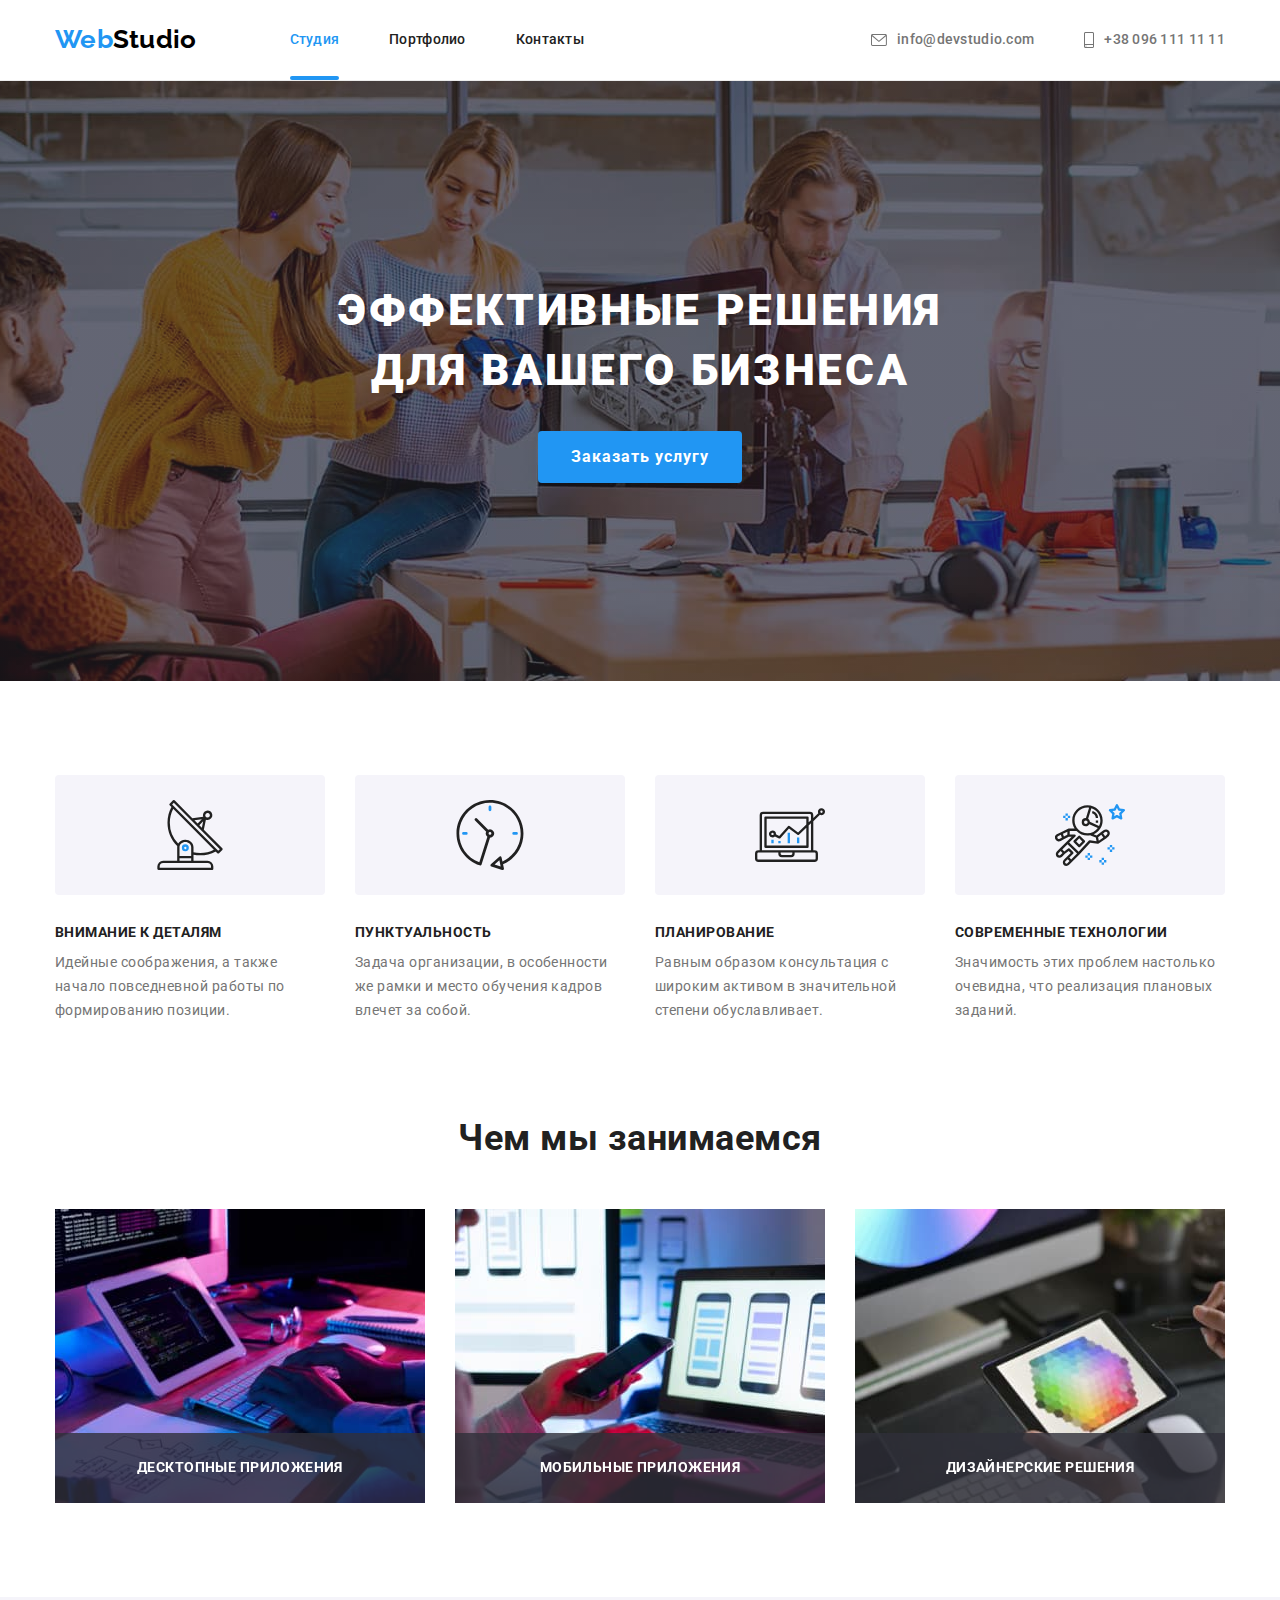
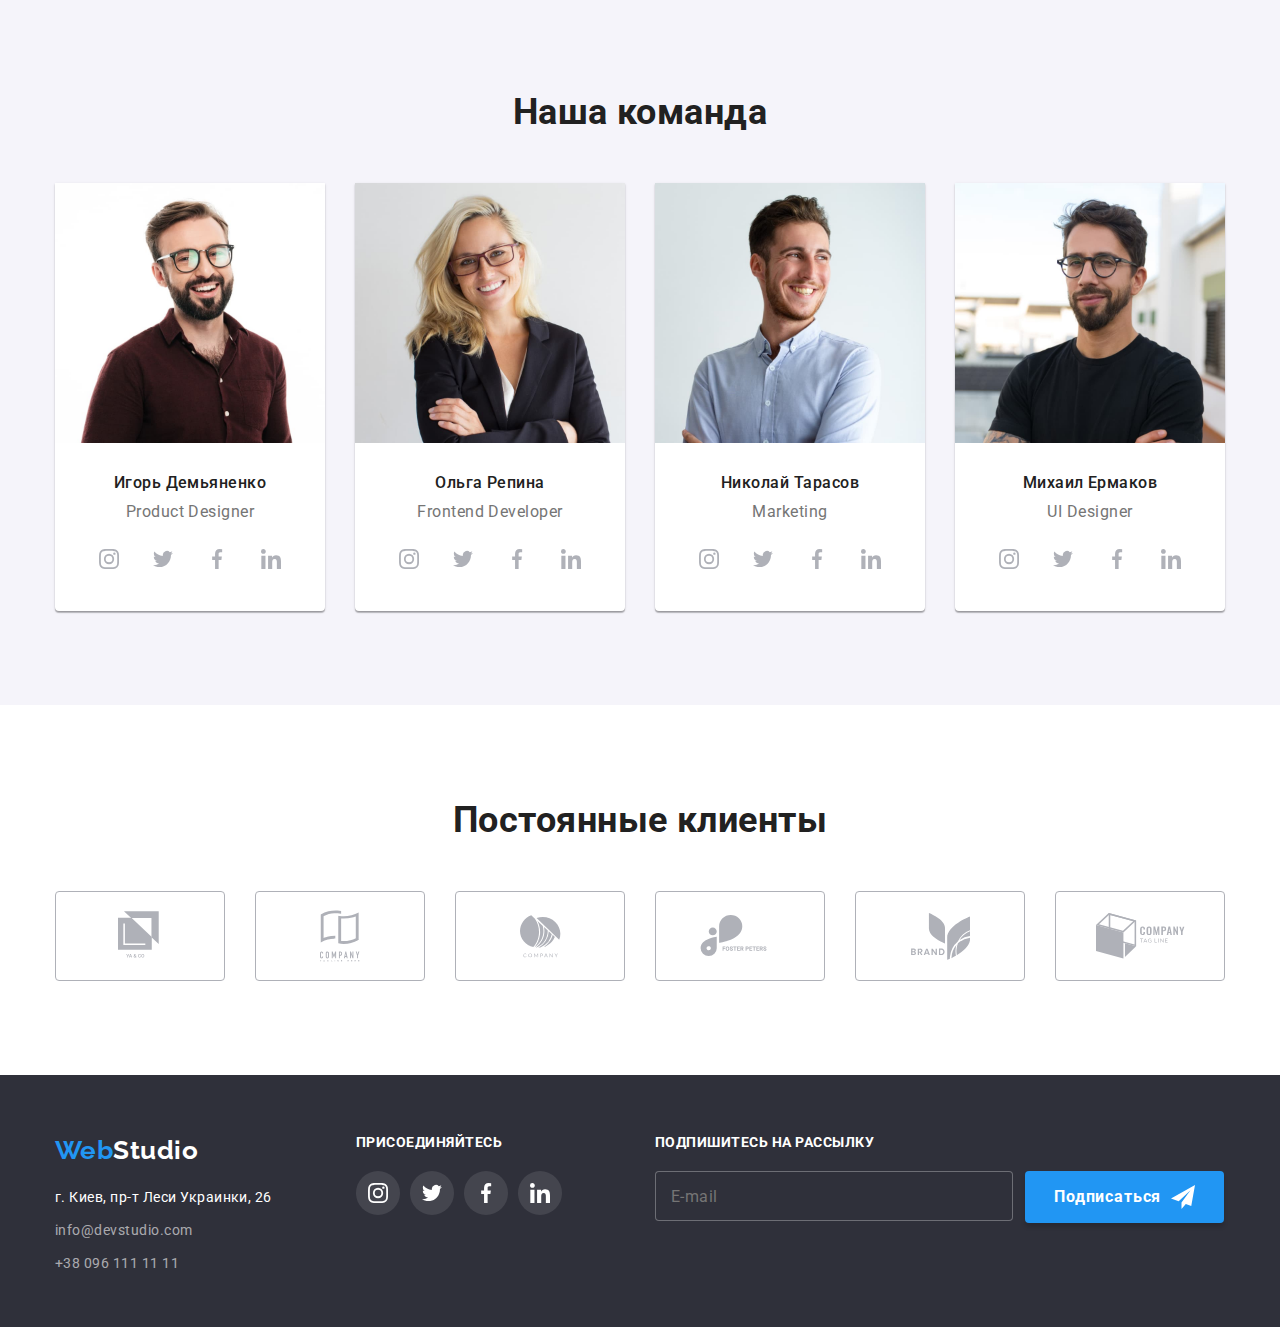
<file: index.html>
<!DOCTYPE html>
<html lang="ru">

<head>
    <meta charset="UTF-8">
    <meta name="viewport" content="width=device-width, initial-scale=1.0">
    <title>WebStudio</title>
    <link
        href="https://fonts.googleapis.com/css2?family=Raleway:wght@700&family=Roboto:wght@400;500;700;900&display=swap"
        rel="stylesheet">
    <link rel="stylesheet"
        href="https://cdnjs.cloudflare.com/ajax/libs/modern-normalize/1.0.0/modern-normalize.min.css">
    <link rel="stylesheet" href="./css/style.css">
</head>

<body>
    <header class="header">
        <div class="container main-nav">
            <nav class="second-nav">
                <a href="./index.html" class="link logo"><span class="web">Web</span>Studio</a>

                <ul class="site-nav list">
                    <li class="item"><a href="./index.html" class="link current">Студия</a></li>
                    <li class="item"><a href="./portfolio.html" class="link">Портфолио</a></li>
                    <li class="item"><a href="#contacts" class="link">Контакты</a></li>
                </ul>
            </nav>

            <address class="address">
                <ul class="contacts-nav list">
                    <li class="item contacts-item"><a href="mailto:info@devstudio.com" lang="en"
                            class="link contacts-link">
                            <svg class="icon-contacts" width="16" height="12">
                                <use href="./images/icon/sprite.svg#icon-envelope"></use>
                            </svg><span>info@devstudio.com</span>
                        </a>
                    </li>

                    <li class="item contacts-item"><a href="tel:+380961111111" class="link contacts-link">
                            <svg class="icon-contacts" width="10" height="16">
                                <use href="./images/icon/sprite.svg#icon-smartphone"></use>
                            </svg><span>+38 096 111 11 11</span>
                        </a>
                    </li>
                </ul>
            </address>
        </div>
    </header>

    <main>
        <section class="hero overlay">
            <div class="container">
                <h1 class="hero-title">Эффективные решения для вашего бизнеса</h1>
                <button type="button" class="button" data-modal-open>Заказать услугу</button>
            </div>
            <div class="backdrop is-hidden" data-modal>
                <div class="modal">
                    <div class="modal-content">
                        <p class="modal-text">Оставьте свои данные, мы вам перезвоним</p>
                        <form class="form">
                            <div class="form-field user-name">
                                <label class="form-label" for="user-name">Имя</label>
                                <div class="input-icon">
                                    <input class="form-input" type="text" name="user-name" id="user-name">
                                    <svg class="form-icon icon-person" width="12" height="12">
                                        <use href="./images/icon/sprite.svg#icon-person"></use>
                                    </svg>
                                </div>
                            </div>

                            <div class="form-field tel">
                                <label class="form-label" for="tel">Телефон</label>
                                <div class="input-icon">
                                    <input class="form-input" type="tel" name="tel" id="tel">
                                    <svg class="form-icon icon-phone" width="13" height="13">
                                        <use href="./images/icon/sprite.svg#icon-phone"></use>
                                    </svg>
                                </div>
                            </div>

                            <div class="form-field email">
                                <label class="form-label" for="email">Почта</label>
                                <div class="input-icon">
                                    <input class="form-input" type="email" name="email" id="email">
                                    <svg class="form-icon icon-email" width="15" height="12">
                                        <use href="./images/icon/sprite.svg#icon-email"></use>
                                    </svg>
                                </div>
                            </div>

                            <div class="form-field comment">
                                <label class="form-label" for="comment">Комментарий</label>
                                <textarea class="form-input comment" name="comment" id="comment" cols="30" rows="10"
                                    placeholder="Введите текст"></textarea>
                            </div>

                            <div class="checkbox">

                                <label class="checkbox-label">
                                    <input class="checkbox-input" type="checkbox" name="policy">
                                    <span class="checkbox-icon"></span>Соглашаюсь с рассылкой и принимаю&nbsp;<a href=""
                                        class="checkbox-link">Условия
                                        договора</a>
                                </label>
                            </div>
                            <button class="button-send" type="submit">Отправить</button>
                        </form>
                    </div>
                    <button class="close" data-modal-close></button>
                </div>
            </div>
        </section>

        <section class="section features">
            <div class="container">
                <h2 hidden>Особенности</h2>
                <ul class="features-list list">
                    <li class="item">
                        <div class="icon-features">
                            <svg width="70" height="70">
                                <use href="./images/icon/sprite.svg#icon-antenna"></use>
                            </svg>
                        </div>
                        <h3 class="subtitle">Внимание к деталям</h3>
                        <p class="text">Идейные соображения, а также начало повседневной работы по формированию позиции.
                        </p>
                    </li>
                    <li class="item">
                        <div class="icon-features">
                            <svg width="70" height="70">
                                <use href="./images/icon/sprite.svg#icon-clock"></use>
                            </svg>
                        </div>
                        <h3 class="subtitle">Пунктуальность</h3>
                        <p class="text">Задача организации, в особенности же рамки и место обучения кадров влечет за
                            собой.
                        </p>
                    </li>
                    <li class="item">
                        <div class="icon-features">
                            <svg width="70" height="70">
                                <use href="./images/icon/sprite.svg#icon-diagram"></use>
                            </svg>
                        </div>
                        <h3 class="subtitle">Планирование</h3>
                        <p class="text">Равным образом консультация с широким активом в значительной степени
                            обуславливает.
                        </p>
                    </li>
                    <li class="item">
                        <div class="icon-features">
                            <svg width="70" height="70">
                                <use href="./images/icon/sprite.svg#icon-astronaut"></use>
                            </svg>
                        </div>
                        <h3 class="subtitle">Современные технологии</h3>
                        <p class="text">Значимость этих проблем настолько очевидна, что реализация плановых заданий.</p>
                    </li>
                </ul>
            </div>
        </section>

        <section class="section work">
            <div class="container">
                <h2 class="title">Чем мы занимаемся</h2>
                <ul class="work-list list">
                    <li class="item">
                        <img src="./images/studio/box1.jpg" alt="Программист пишет код на компьютере" width="370">

                        <h3 class="work-list-title">Десктопные приложения</h3>

                    </li>
                    <li class="item">
                        <img src="./images/studio/box2.jpg" alt="Веб-разработчик разрабатывает приложение для смартфона"
                            width="370">

                        <h3 class="work-list-title">Мобильные приложения</h3>

                    </li>
                    <li class="item">
                        <img src="./images/studio/box3.jpg" alt="Веб-дизайнер выбирает цвет на графическом планшете"
                            width="370">

                        <h3 class="work-list-title">Дизайнерские решения</h3>

                    </li>
                </ul>
            </div>

        </section>

        <section class="section team">
            <div class="container">
                <h2 class="title">Наша команда</h2>
                <ul class="team-list list">
                    <li class="item">
                        <img src="./images/studio/igor.jpg" alt="Дизайнер Игорь Демьяненко" width="270">
                        <div class="workers">
                            <h3 class="subtitle">Игорь Демьяненко</h3>
                            <p lang="en" class="text"> Product Designer</p>
                            <ul class="list social-list">
                                <li class="social-network">
                                    <a href="https://www.instagram.com/" target="_blank" rel="noopener noreferer"
                                        class="social-link">
                                        <svg class="icon-social" width="20" height="20">
                                            <use href="./images/icon/sprite.svg#icon-instagram"></use>
                                        </svg>
                                    </a>
                                </li>
                                <li class="social-network">
                                    <a href="https://twitter.com/" target="_blank" rel="noopener noreferer"
                                        class="social-link">
                                        <svg class="icon-social" width="20" height="20">
                                            <use href="./images/icon/sprite.svg#icon-twitter"></use>
                                        </svg>
                                    </a>
                                </li>
                                <li class="social-network">
                                    <a href="https://www.facebook.com/" target="_blank" rel="noopener noreferer"
                                        class="social-link">
                                        <svg class="icon-social" width="20" height="20">
                                            <use href="./images/icon/sprite.svg#icon-facebook"></use>
                                        </svg>
                                    </a>
                                </li>
                                <li class="social-network">
                                    <a href="https://www.linkedin.com/" target="_blank" rel="noopener noreferer"
                                        class="social-link">
                                        <svg class="icon-social" width="20" height="20">
                                            <use href="./images/icon/sprite.svg#icon-linkedin"></use>
                                        </svg>
                                    </a>
                                </li>
                            </ul>
                        </div>
                    </li>
                    <li class="item">
                        <img src="./images/studio/olga.jpg" alt="Фронтенд-девелопер Ольга Репина" width="270">
                        <div class="workers">
                            <h3 class="subtitle">Ольга Репина</h3>
                            <p lang="en" class="text">Frontend Developer</p>
                            <ul class="list social-list">
                                <li class="social-network">
                                    <a href="https://www.instagram.com/" target="_blank" rel="noopener noreferer"
                                        class="social-link">
                                        <svg class="icon-social" width="20" height="20">
                                            <use href="./images/icon/sprite.svg#icon-instagram"></use>
                                        </svg>
                                    </a>
                                </li>
                                <li class="social-network">
                                    <a href="https://twitter.com/" target="_blank" rel="noopener noreferer"
                                        class="social-link">
                                        <svg class="icon-social" width="20" height="20">
                                            <use href="./images/icon/sprite.svg#icon-twitter"></use>
                                        </svg>
                                    </a>
                                </li>
                                <li class="social-network">
                                    <a href="https://www.facebook.com/" target="_blank" rel="noopener noreferer"
                                        class="social-link">
                                        <svg class="icon-social" width="20" height="20">
                                            <use href="./images/icon/sprite.svg#icon-facebook"></use>
                                        </svg>
                                    </a>
                                </li>
                                <li class="social-network">
                                    <a href="https://www.linkedin.com/" target="_blank" rel="noopener noreferer"
                                        class="social-link">
                                        <svg class="icon-social" width="20" height="20">
                                            <use href="./images/icon/sprite.svg#icon-linkedin"></use>
                                        </svg>
                                    </a>
                                </li>
                            </ul>
                        </div>
                    </li>
                    <li class="item">
                        <img src="./images/studio/nikolay.jpg" alt="Маркетолог Николай Тарасов" width="270">
                        <div class="workers">
                            <h3 class="subtitle">Николай Тарасов</h3>
                            <p lang="en" class="text">Marketing</p>
                            <ul class="list social-list">
                                <li class="social-network">
                                    <a href="https://www.instagram.com/" target="_blank" rel="noopener noreferer"
                                        class="social-link">
                                        <svg class="icon-social" width="20" height="20">
                                            <use href="./images/icon/sprite.svg#icon-instagram"></use>
                                        </svg>
                                    </a>
                                </li>
                                <li class="social-network">
                                    <a href="https://twitter.com/" target="_blank" rel="noopener noreferer"
                                        class="social-link">
                                        <svg class="icon-social" width="20" height="20">
                                            <use href="./images/icon/sprite.svg#icon-twitter"></use>
                                        </svg>
                                    </a>
                                </li>
                                <li class="social-network">
                                    <a href="https://www.facebook.com/" target="_blank" rel="noopener noreferer"
                                        class="social-link">
                                        <svg class="icon-social" width="20" height="20">
                                            <use href="./images/icon/sprite.svg#icon-facebook"></use>
                                        </svg>
                                    </a>
                                </li>
                                <li class="social-network">
                                    <a href="https://www.linkedin.com/" target="_blank" rel="noopener noreferer"
                                        class="social-link">
                                        <svg class="icon-social" width="20" height="20">
                                            <use href="./images/icon/sprite.svg#icon-linkedin"></use>
                                        </svg>
                                    </a>
                                </li>
                            </ul>
                        </div>
                    </li>
                    <li class="item">
                        <img src="./images/studio/mikhail.jpg" alt="Дизайнер интерфейса Михаил Ермаков" width="270">
                        <div class="workers">
                            <h3 class="subtitle">Михаил Ермаков</h3>
                            <p lang="en" class="text">UI Designer</p>
                            <ul class="list social-list">
                                <li class="social-network">
                                    <a href="https://www.instagram.com/" target="_blank" rel="noopener noreferer"
                                        class="social-link">
                                        <svg class="icon-social" width="20" height="20">
                                            <use href="./images/icon/sprite.svg#icon-instagram"></use>
                                        </svg>
                                    </a>
                                </li>
                                <li class="social-network">
                                    <a href="https://twitter.com/" target="_blank" rel="noopener noreferer"
                                        class="social-link">
                                        <svg class="icon-social" width="20" height="20">
                                            <use href="./images/icon/sprite.svg#icon-twitter"></use>
                                        </svg>
                                    </a>
                                </li>
                                <li class="social-network">
                                    <a href="https://www.facebook.com/" target="_blank" rel="noopener noreferer"
                                        class="social-link">
                                        <svg class="icon-social" width="20" height="20">
                                            <use href="./images/icon/sprite.svg#icon-facebook"></use>
                                        </svg>
                                    </a>
                                </li>
                                <li class="social-network">
                                    <a href="https://www.linkedin.com/" target="_blank" rel="noopener noreferer"
                                        class="social-link">
                                        <svg class="icon-social" width="20" height="20">
                                            <use href="./images/icon/sprite.svg#icon-linkedin"></use>
                                        </svg>
                                    </a>
                                </li>
                            </ul>
                        </div>
                    </li>
                </ul>
            </div>
        </section>

        <section class="section clients">
            <div class="container">
                <h2 class="title">Постоянные клиенты</h2>
                <ul class="clients-list list">
                    <li class="item">
                        <a href="" class="link clients-link">
                            <svg class="icon-company" width="45" height="50">
                                <use href="./images/icon/sprite.svg#icon-company1"></use>
                            </svg>
                        </a>
                    </li>
                    <li class="item">
                        <a href="" class="link clients-link">
                            <svg class="icon-company" width="40" height="52">
                                <use href="./images/icon/sprite.svg#icon-company2"></use>
                            </svg>
                        </a>
                    </li>
                    <li class="item">
                        <a href="" class="link clients-link">
                            <svg class="icon-company" width="41" height="43">
                                <use href="./images/icon/sprite.svg#icon-company3"></use>
                            </svg>
                        </a>
                    </li>
                    <li class="item">
                        <a href="" class="link clients-link">
                            <svg class="icon-company" width="80" height="42">
                                <use href="./images/icon/sprite.svg#icon-company4"></use>
                            </svg>
                        </a>
                    </li>
                    <li class="item">
                        <a href="" class="link clients-link">
                            <svg class="icon-company" width="59" height="47">
                                <use href="./images/icon/sprite.svg#icon-company5"></use>
                            </svg>
                        </a>
                    </li>
                    <li class="item">
                        <a href="" class="link clients-link">
                            <svg class="icon-company" width="89" height="46">
                                <use href="./images/icon/sprite.svg#icon-company6"></use>
                            </svg>
                        </a>
                    </li>
                </ul>
            </div>
        </section>
    </main>

    <footer class="footer">
        <div class="container footer-container">
            <div class="footer-nav">
                <a href="./index.html" lang="en" class="link logo"><span class="web">Web</span>Studio</a>
                <address id="contacts" class="address">
                    <ul class="list">
                        <li>
                            <a href="https://goo.gl/maps/ZpMErmG3QKiE5SAo8" target="_blank" rel="noopener noreferer"
                                class="link map">г.
                                Киев,
                                пр-т Леси Украинки, 26</a>
                        </li>
                        <li>
                            <a href="mailto:info@devstudio.com" lang="en" class="link contacts">info@devstudio.com</a>
                        </li>
                        <li>
                            <a href="tel:+380961111111" class="link contacts">+38 096 111 11 11</a>
                        </li>
                    </ul>
                </address>
            </div>
            <div class="footer-social-list">
                <p class="text">Присоединяйтесь</p>
                <ul class="list social-list">
                    <li class="social-network">
                        <a href="https://www.instagram.com/" target="_blank" rel="noopener noreferer"
                            class="social-link">
                            <svg class="icon-social" width="20" height="20">
                                <use href="./images/icon/sprite.svg#icon-instagram"></use>
                            </svg>
                        </a>
                    </li>
                    <li class="social-network">
                        <a href="https://twitter.com/" target="_blank" rel="noopener noreferer" class="social-link">
                            <svg class="icon-social" width="20" height="20">
                                <use href="./images/icon/sprite.svg#icon-twitter"></use>
                            </svg>
                        </a>
                    </li>
                    <li class="social-network">
                        <a href="https://www.facebook.com/" target="_blank" rel="noopener noreferer"
                            class="social-link">
                            <svg class="icon-social" width="20" height="20">
                                <use href="./images/icon/sprite.svg#icon-facebook"></use>
                            </svg>
                        </a>
                    </li>
                    <li class="social-network">
                        <a href="https://www.linkedin.com/" target="_blank" rel="noopener noreferer"
                            class="social-link">
                            <svg class="icon-social" width="20" height="20">
                                <use href="./images/icon/sprite.svg#icon-linkedin"></use>
                            </svg>
                        </a>
                    </li>
                </ul>
            </div>
            <div class="footer-subscribe">
                <p class="text">Подпишитесь на рассылку</p>
                <form class="form">
                    <input class="footer-form-input" type="email" name="subscribe" placeholder="E-mail">
                    <button class="subscribe" type="submit">
                        <span class="subscribe-text">Подписаться</span>
                        <svg class="icon-telegram" width="24" height="24">
                            <use href="./images/icon/sprite.svg#icon-telegram"></use>
                        </svg>
                    </button>

                </form>

            </div>
        </div>


    </footer>


    <script src="./js/modal.js"></script>
</body>

</html>
</file>
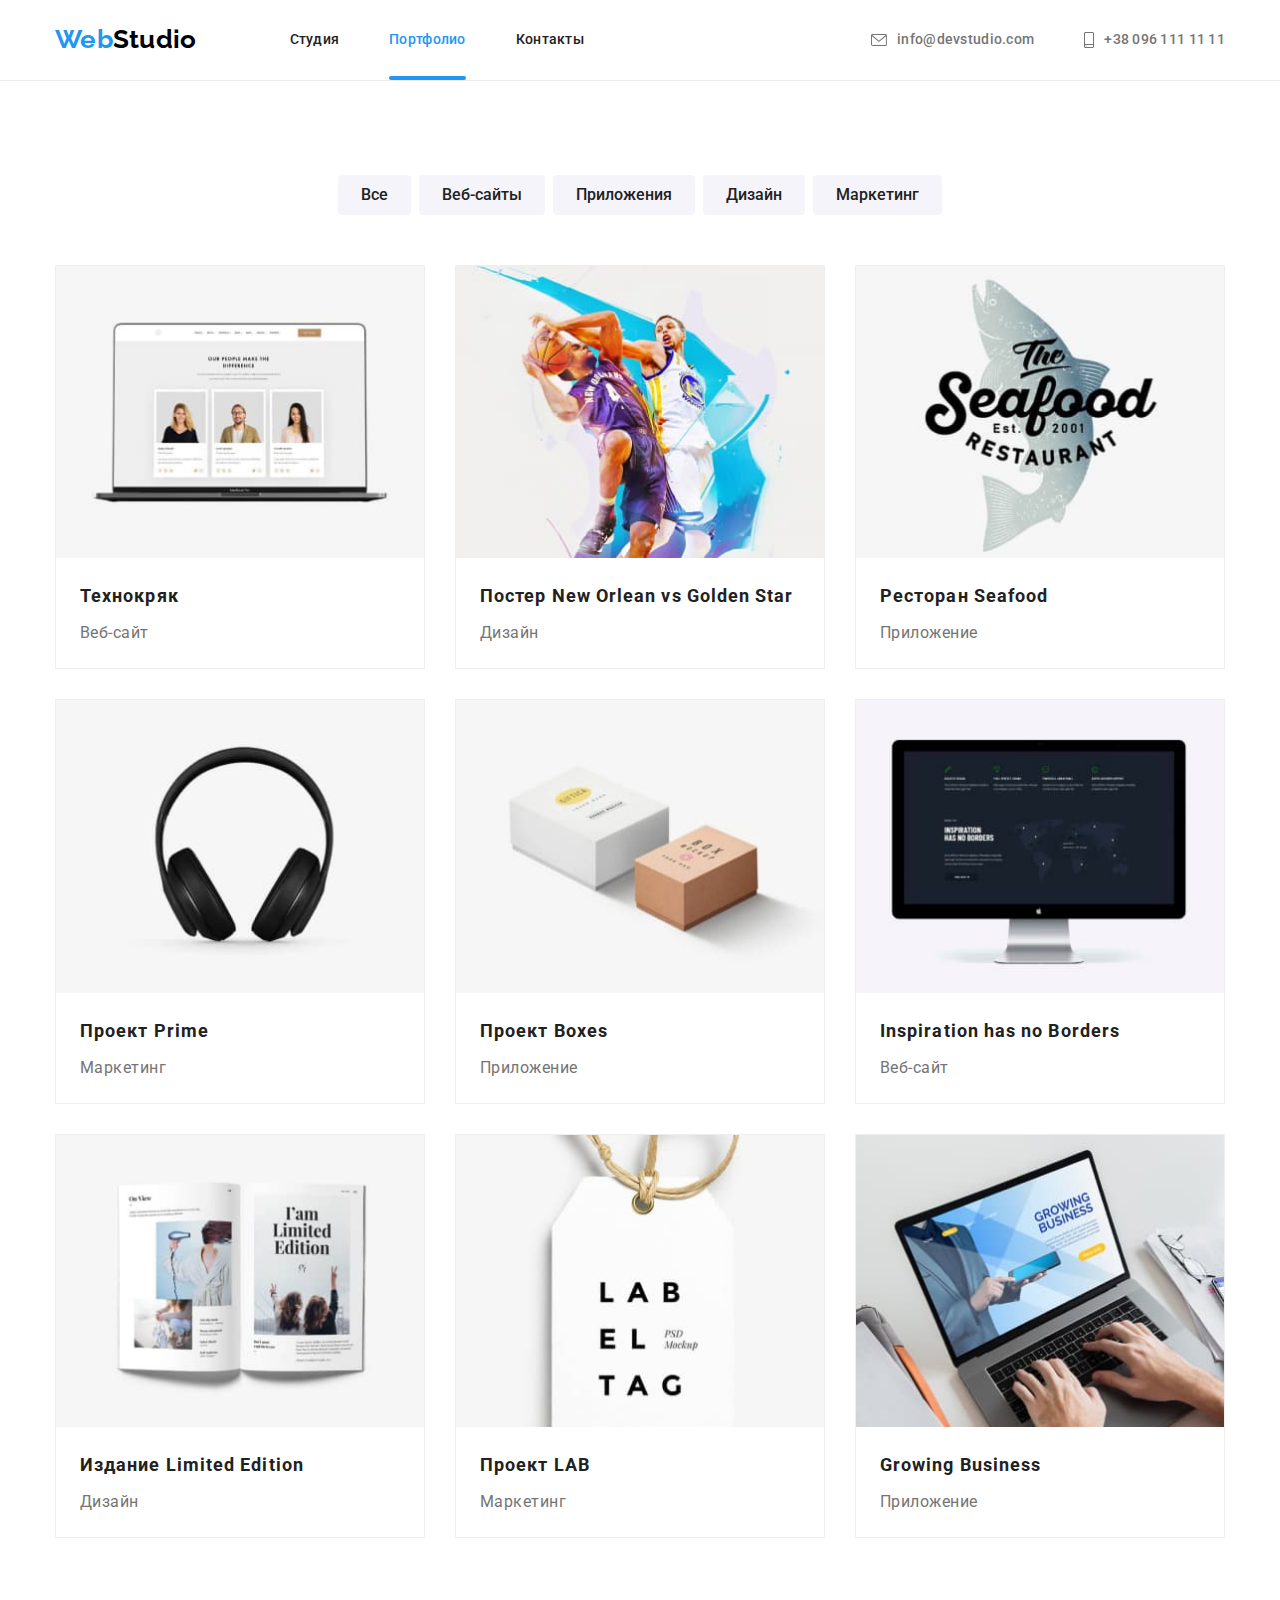
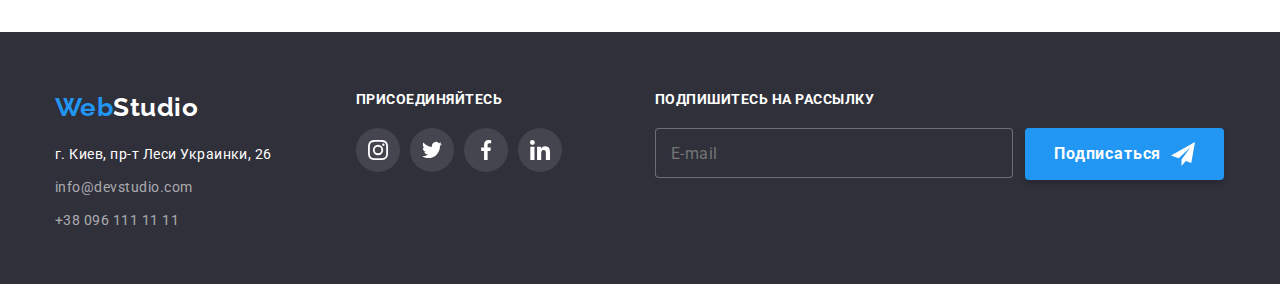
<file: portfolio.html>
<!DOCTYPE html>
<html lang="en">

<head>
    <meta charset="UTF-8">
    <meta name="viewport" content="width=device-width, initial-scale=1.0">
    <title>Portfolio</title>
    <link href="https://fonts.googleapis.com/css2?family=Raleway:wght@700&family=Roboto:wght@400;500;700&display=swap"
        rel="stylesheet">
    <link rel="stylesheet"
        href="https://cdnjs.cloudflare.com/ajax/libs/modern-normalize/1.0.0/modern-normalize.min.css">
    <link rel="stylesheet" href="./css/style.css">
</head>

<body>
    <header class="header">
        <div class="container main-nav">
            <nav class="second-nav">
                <a href="./index.html" class="link logo"><span class="web">Web</span>Studio</a>

                <ul class="site-nav list">
                    <li class="item"><a href="./index.html" class="link">Студия</a></li>
                    <li class="item"><a href="./portfolio.html" class="link current">Портфолио</a></li>
                    <li class="item"><a href="#contacts" class="link">Контакты</a></li>
                </ul>
            </nav>

            <address class="address">
                <ul class="contacts-nav list">
                    <li class="item contacts-item"><a href="mailto:info@devstudio.com" lang="en"
                            class="link contacts-link">
                            <svg class="icon-contacts" width="16" height="12">
                                <use href="./images/icon/sprite.svg#icon-envelope"></use>
                            </svg>info@devstudio.com
                        </a>
                    </li>

                    <li class="item contacts-item"><a href="tel:+380961111111" class="link contacts-link">
                            <svg class="icon-contacts" width="10" height="16">
                                <use href="./images/icon/sprite.svg#icon-smartphone"></use>
                            </svg>+38 096 111 11 11
                        </a>
                    </li>
                </ul>
            </address>
        </div>
    </header>

    <main>

        <section class="section portfolio">

            <div class="container">

                <h1 hidden>Портфолио</h1>

                <ul class="list filter-list">
                    <li class="item"><button type="button" class="filter">Все</button></li>
                    <li class="item"><button type="button" class="filter">Веб-сайты</button></li>
                    <li class="item"><button type="button" class="filter">Приложения</button></li>
                    <li class="item"><button type="button" class="filter">Дизайн</button></li>
                    <li class="item"><button type="button" class="filter">Маркетинг</button></li>
                </ul>

                <ul class="list product-list">
                    <li class="item">
                        <a href="" class="item-link link">
                            <div class="thumb">
                                <img src="./images/portfolio/product1.jpg" alt="Ноутбук с открытым веб-сайтом"
                                    width="370">
                                <p class="description">Технокряк это современная площадка распространения коронавируса.
                                    Компании
                                    используют эту
                                    платформу для цифрового шпионажа и атак на защищённые сервера конкурентов.</p>
                            </div>
                            <div class="product">
                                <h2 class="subtitle">Технокряк</h2>
                                <p class="text">Веб-сайт</p>
                            </div>
                        </a>
                    </li>
                    <li class="item">
                        <a href="" class="item-link link">
                            <div class="thumb">
                                <img src="./images/portfolio/product2.jpg" alt="Постер с двумя баскетболистами"
                                    width="370">
                                <p class="description">Технокряк это современная площадка распространения коронавируса.
                                    Компании
                                    используют эту
                                    платформу для цифрового шпионажа и атак на защищённые сервера конкурентов.</p>
                            </div>
                            <div class="product">
                                <h2 class="subtitle">Постер New Orlean vs Golden Star</h2>
                                <p class="text">Дизайн</p>
                            </div>
                        </a>
                    </li>
                    <li class="item">
                        <a href="" class="item-link link">
                            <div class="thumb">
                                <img src="./images/portfolio/product3.jpg" alt="Логотип ресторана Сифуд" width="370">
                                <p class="description">Технокряк это современная площадка распространения коронавируса.
                                    Компании
                                    используют эту
                                    платформу для цифрового шпионажа и атак на защищённые сервера конкурентов.</p>
                            </div>
                            <div class="product">
                                <h2 class="subtitle">Ресторан Seafood</h2>
                                <p class="text">Приложение</p>
                            </div>
                        </a>
                    </li>
                    <li class="item">
                        <a href="" class="item-link link">
                            <div class="thumb">
                                <img src="./images/portfolio/product4.jpg" alt="Наушники" width="370">
                                <p class="description">Технокряк это современная площадка распространения коронавируса.
                                    Компании
                                    используют эту
                                    платформу для цифрового шпионажа и атак на защищённые сервера конкурентов.</p>
                            </div>
                            <div class="product">
                                <h2 class="subtitle">Проект Prime</h2>
                                <p class="text">Маркетинг</p>
                            </div>
                        </a>
                    </li>
                    <li class="item">
                        <a href="" class="item-link link">
                            <div class="thumb">
                                <img src="./images/portfolio/product5.jpg" alt="Две коробки" width="370">
                                <p class="description">Технокряк это современная площадка распространения коронавируса.
                                    Компании
                                    используют эту
                                    платформу для цифрового шпионажа и атак на защищённые сервера конкурентов.</p>
                            </div>
                            <div class="product">
                                <h2 class="subtitle">Проект Boxes</h2>
                                <p class="text">Приложение</p>
                            </div>
                        </a>
                    </li>
                    <li class="item">
                        <a href="" class="item-link link">
                            <div class="thumb">
                                <img src="./images/portfolio/product6.jpg" alt="Монитор с открытым веб-сайтом"
                                    width="370">
                                <p class="description">Технокряк это современная площадка распространения коронавируса.
                                    Компании
                                    используют эту
                                    платформу для цифрового шпионажа и атак на защищённые сервера конкурентов.</p>
                            </div>
                            <div class="product">
                                <h2 class="subtitle">Inspiration has no Borders</h2>
                                <p class="text">Веб-сайт</p>
                            </div>
                        </a>
                    </li>
                    <li class="item">
                        <a href="" class="item-link link">
                            <div class="thumb">
                                <img src="./images/portfolio/product7.jpg" alt="Страницы журнала" width="370">
                                <p class="description">Технокряк это современная площадка распространения коронавируса.
                                    Компании
                                    используют эту
                                    платформу для цифрового шпионажа и атак на защищённые сервера конкурентов.</p>
                            </div>
                            <div class="product">
                                <h2 class="subtitle">Издание Limited Edition</h2>
                                <p class="text">Дизайн</p>
                            </div>
                        </a>
                    </li>
                    <li class="item">
                        <a href="" class="item-link link">
                            <div class="thumb">
                                <img src="./images/portfolio/product8.jpg" alt="Этикетка" width="370">
                                <p class="description">Технокряк это современная площадка распространения коронавируса.
                                    Компании
                                    используют эту
                                    платформу для цифрового шпионажа и атак на защищённые сервера конкурентов.</p>
                            </div>
                            <div class="product">
                                <h2 class="subtitle">Проект LAB</h2>
                                <p class="text">Маркетинг</p>
                            </div>
                        </a>
                    </li>
                    <li class="item">
                        <a href="" class="item-link link">
                            <div class="thumb">
                                <img src="./images/portfolio/product9.jpg"
                                    alt="Создание приложения для бизнеса за ноутбуком" width="370">
                                <p class="description">Технокряк это современная площадка распространения коронавируса.
                                    Компании
                                    используют эту
                                    платформу для цифрового шпионажа и атак на защищённые сервера конкурентов.</p>
                            </div>
                            <div class="product">
                                <h2 class="subtitle">Growing Business</h2>
                                <p class="text">Приложение</p>
                            </div>
                        </a>
                    </li>
                </ul>

            </div>

        </section>

    </main>

    <footer class="footer">
        <div class="container footer-container">
            <div class="footer-nav">
                <a href="./index.html" lang="en" class="link logo"><span class="web">Web</span>Studio</a>
                <address id="contacts" class="address">
                    <ul class="list">
                        <li>
                            <a href="https://goo.gl/maps/ZpMErmG3QKiE5SAo8" target="_blank" rel="noopener noreferer"
                                class="link map">г.
                                Киев,
                                пр-т Леси Украинки, 26</a>
                        </li>
                        <li>
                            <a href="mailto:info@devstudio.com" lang="en" class="link contacts">info@devstudio.com</a>
                        </li>
                        <li>
                            <a href="tel:+380961111111" class="link contacts">+38 096 111 11 11</a>
                        </li>
                    </ul>
                </address>
            </div>
            <div class="footer-social-list">
                <p class="text">Присоединяйтесь</p>
                <ul class="list social-list">
                    <li class="social-network">
                        <a href="https://www.instagram.com/" target="_blank" rel="noopener noreferer"
                            class="social-link">
                            <svg class="icon-social" width="20" height="20">
                                <use href="./images/icon/sprite.svg#icon-instagram"></use>
                            </svg>
                        </a>
                    </li>
                    <li class="social-network">
                        <a href="https://twitter.com/" target="_blank" rel="noopener noreferer" class="social-link">
                            <svg class="icon-social" width="20" height="20">
                                <use href="./images/icon/sprite.svg#icon-twitter"></use>
                            </svg>
                        </a>
                    </li>
                    <li class="social-network">
                        <a href="https://www.facebook.com/" target="_blank" rel="noopener noreferer"
                            class="social-link">
                            <svg class="icon-social" width="20" height="20">
                                <use href="./images/icon/sprite.svg#icon-facebook"></use>
                            </svg>
                        </a>
                    </li>
                    <li class="social-network">
                        <a href="https://www.linkedin.com/" target="_blank" rel="noopener noreferer"
                            class="social-link">
                            <svg class="icon-social" width="20" height="20">
                                <use href="./images/icon/sprite.svg#icon-linkedin"></use>
                            </svg>
                        </a>
                    </li>
                </ul>
            </div>
            <div class="footer-subscribe">
                <p class="text">Подпишитесь на рассылку</p>
                <form class="form">
                    <input class="footer-form-input" type="email" name="subscribe" placeholder="E-mail">
                    <button class="subscribe" type="submit">
                        <span class="subscribe-text">Подписаться</span>
                        <svg class="icon-telegram" width="24" height="24">
                            <use href="./images/icon/sprite.svg#icon-telegram"></use>
                        </svg>
                    </button>

                </form>

            </div>
        </div>


    </footer>
</body>

</html>
</file>
<file: css/style.css>
:root {
  --primary-text-color: #757575;
  --title-text-color: #212121;
  --accent-color: #2196f3;
  --white: #ffffff;
  --black: #000000;
  --footer-address-color: rgba(255, 255, 255, 0.6);
  --bg-main: #2f303a;
  --bg-team: #f5f4fa;
  --icon-color: #afb1b8;
  --timing-function: cubic-bezier(0.4, 0, 0.2, 1);
}

html {
  box-sizing: border-box;
}

*,
*::before,
*::after {
  box-sizing: inherit;
}

body {
  color: var(--primary-text-color);
  font-family: "Roboto", sans-serif;
  font-style: normal;
  letter-spacing: 0.03em;
}

.container {
  width: 1200px;
  padding-left: 15px;
  padding-right: 15px;
  margin: 0 auto;
}

.link {
  text-decoration: none;
}

.header {
  background-color: var(--white);
  font-weight: 500;
  font-size: 14px;
  line-height: 1.14;
  letter-spacing: 0.02em;
  border-bottom: 1px solid #ececec;
}

.main-nav {
  display: flex;
  align-items: center;
  justify-content: space-between;
}

.second-nav {
  display: flex;
}

.logo {
  display: inline-block;

  font-family: "Raleway", sans-serif;
  font-weight: bold;
  font-size: 26px;
  line-height: 1.19;
}

.header .logo {
  padding-top: 24px;
  padding-bottom: 25px;
  margin-right: 93px;

  color: var(--black);
}

.web {
  color: var(--accent-color);
}

.site-nav {
  display: flex;
}

.site-nav .item:not(:last-child),
.contacts-nav .item:not(:last-child) {
  margin-right: 50px;
}

.site-nav a {
  display: block;
  padding-top: 32px;
  padding-bottom: 32px;

  color: var(--title-text-color);
  position: relative;
}

.site-nav .current {
  color: var(--accent-color);
}

.site-nav .link::after,
.site-nav .current::after {
  content: "";

  position: absolute;
  left: 0;
  bottom: 0;

  display: block;
  width: 100%;
  background-color: var(--accent-color);
  height: 4px;
  border-radius: 2px;
  opacity: 0;
  transition: opacity 250ms var(--timing-function);
}

.site-nav .link:hover::after,
.site-nav .link:focus::after,
.site-nav .current::after {
  opacity: 1;
}

.address {
  font-style: normal;
}

.contacts-nav {
  display: flex;
}

.contacts-link {
  padding-top: 32px;
  padding-bottom: 32px;

  color: var(--primary-text-color);
  display: inline-flex;
  align-items: center;
}

.contacts-link:hover,
.contacts-link:focus {
  --color4: var(--accent-color);
}

.icon-contacts {
  margin-right: 10px;
}

.hero {
  background-color: var(--bg-main);
  text-align: center;
  padding-top: 200px;
  padding-bottom: 200px;
}

.overlay {
  max-width: 1600px;
  height: 600px;
  margin-left: auto;
  margin-right: auto;
  background-image: linear-gradient(
      to right,
      rgba(47, 48, 58, 0.4),
      rgba(47, 48, 58, 0.4)
    ),
    url(../images/studio/hero.jpg);
  background-position: center;
  background-repeat: no-repeat;
  background-size: cover;
}

.hero-title {
  margin-top: 0;
  margin-bottom: 30px;
  margin-left: auto;
  margin-right: auto;
  width: 696px;

  font-weight: 900;
  font-size: 44px;
  line-height: 1.36;
  letter-spacing: 0.06em;
  text-transform: uppercase;
  color: var(--white);
}

button {
  cursor: pointer;
}

.button {
  display: inline-block;
  padding: 10px 32px;
  border-radius: 4px;
  min-width: 200px;
  border: 1px solid transparent;

  font-family: inherit;
  font-style: normal;
  font-weight: bold;
  font-size: 16px;
  line-height: 1.875;
  text-align: center;
  letter-spacing: 0.06em;
  color: var(--white);
  background-color: var(--accent-color);
}

.button:hover,
.button:focus {
  color: var(--accent-color);
  background-color: var(--white);
  box-shadow: 0px 4px 4px rgba(0, 0, 0, 0.15);
}

.backdrop {
  position: fixed;
  top: 0;
  left: 0;
  width: 100%;
  height: 100%;
  background-color: rgba(0, 0, 0, 0.2);
}

.backdrop.is-hidden {
  opacity: 0;
  pointer-events: none;
}

.modal {
  position: absolute;
  top: 50%;
  left: 50%;
  transform: translate(-50%, -50%);

  min-width: 528px;
  min-height: 581px;
  background-color: var(--white);

  box-shadow: 0px 1px 3px rgba(0, 0, 0, 0.12), 0px 1px 1px rgba(0, 0, 0, 0.14),
    0px 2px 1px rgba(0, 0, 0, 0.2);
  border-radius: 4px;

  z-index: 100;
}

.modal-content {
  padding: 40px;
}

.modal-text {
  margin: 0;
  margin-bottom: 12px;

  font-weight: 700;
  font-size: 20px;
  line-height: 1.15;
  color: var(--title-text-color);
}

.form {
}

.form-field {
  position: relative;
  display: flex;
  flex-direction: column;
  align-items: flex-start;
}

.form-label {
  font-size: 12px;
  line-height: 1.17;
  letter-spacing: 0.01em;

  margin-bottom: 4px;
}

.input-icon {
  position: relative;
  width: 100%;
}

.form-input {
  width: 100%;
  height: 40px;
  margin-bottom: 10px;
  border: 1px solid rgba(33, 33, 33, 0.2);
  box-sizing: border-box;
  border-radius: 4px;
  padding-left: 42px;
}

.form-icon {
  position: absolute;
  top: 14px;
  left: 15px;
  display: inline-block;
}

.form-input.comment {
  margin-bottom: 20px;
  height: 120px;
  padding: 12px 16px;

  font-size: 12px;
  line-height: 1.17;
  letter-spacing: 0.01em;

  color: var(--black);
}

.form-input:focus {
  border-color: var(--accent-color);
  outline: var(--accent-color);
}

.form-input:focus + .form-icon {
  --color6: var(--accent-color);
}

textarea {
  resize: none;
}

.checkbox {
  margin-bottom: 30px;
  padding: 0px 12px;
}

.checkbox-input {
  appearance: none;
}

.checkbox-label {
  font-size: 14px;
  line-height: 1.71;
  letter-spacing: 0.03em;
  display: flex;
  align-items: center;
}

.checkbox-link {
  text-decoration: underline;
  color: var(--accent-color);
}

.checkbox-icon {
  display: inline-block;
  width: 16px;
  height: 15px;
  border: 2px solid var(--title-text-color);
  border-radius: 3px;
  margin-right: 7px;
}

.checkbox-input:checked + .checkbox-icon {
  background-color: var(--accent-color);
  background-image: url(../images/icon/check.svg);
  background-size: contain;
  background-origin: border-box;
  border-color: var(--accent-color);
  background-repeat: no-repeat;
}

.button-send {
  font-weight: 700;
  line-height: 1.87;

  letter-spacing: 0.06em;
  color: var(--white);
  background-color: var(--accent-color);
  box-shadow: 0px 4px 4px rgba(0, 0, 0, 0.15);
  border-radius: 4px;
  border: 1px solid transparent;

  padding: 10px 55px;
}

.button-send:hover,
.button-send:focus {
  background-color: var(--white);
  color: var(--accent-color);
  border: 1px solid var(--accent-color);
}

.close {
  position: absolute;
  top: 1.4%;
  right: 1.5%;
  width: 30px;
  height: 30px;
  background-image: url(../images/icon/close.svg);
  background-repeat: no-repeat;
  background-position: center;
  background-color: #ffffff;
  border: 1px solid rgba(0, 0, 0, 0.1);
  border-radius: 50%;
  padding: 10px;
}

.icon-close {
  fill: #000000;
}

.section {
  padding-top: 94px;
  padding-bottom: 94px;
}

.section.work {
  padding-top: 0;
}

img {
  display: block;
  max-width: 100%;
  height: auto;
}

.section .title {
  margin-top: 0;
  margin-bottom: 50px;

  font-weight: bold;
  font-size: 36px;
  line-height: 1.17;
  text-align: center;
  color: var(--title-text-color);
}

.features,
.work {
  background-color: var(--white);
}

.features-list {
  display: flex;
  justify-content: space-between;
}

.features-list .item,
.team-list .item {
  width: calc((100% - 90px) / 4);
}

.features-list .item:not(:last-child),
.work-list .item:not(:last-child),
.team-list .item:not(:last-child),
.clients-list .item:not(:last-child) {
  margin-right: 30px;
}

.icon-features {
  height: 120px;
  width: 100%;
  background-color: var(--bg-team);
  border-radius: 4px;

  display: inline-flex;
  justify-content: center;
  align-items: center;
  margin-bottom: 30px;
}

.features .subtitle {
  margin-top: 0;
  margin-bottom: 10px;

  font-weight: bold;
  font-size: 14px;
  line-height: 1.14;
  text-transform: uppercase;
  color: var(--title-text-color);
}

.features .text {
  margin-top: 0;
  margin-bottom: 0;

  font-weight: normal;
  font-size: 14px;
  line-height: 1.71;
}

.work-list {
  display: flex;
}

.work-list .item {
  position: relative;
}

.work-list-title {
  width: 100%;
  margin: 0;
  padding: 27px 82px;

  color: var(--white);
  font-size: 14px;
  line-height: 1.14;
  text-align: center;
  letter-spacing: 0.03em;
  text-transform: uppercase;
  background-color: rgba(47, 48, 58, 0.8);

  position: absolute;
  left: 0;
  bottom: 0;
}

.team {
  background-color: var(--bg-team);
}

.team-list {
  display: flex;
}

.team-list > li {
  background: var(--white);
  box-shadow: 0px 1px 3px rgba(0, 0, 0, 0.12), 0px 1px 1px rgba(0, 0, 0, 0.14),
    0px 2px 1px rgba(0, 0, 0, 0.2);
  border-radius: 0px 0px 4px 4px;
}

.team .subtitle {
  margin-top: 0;
  margin-bottom: 10px;

  font-weight: 500;
  font-size: 16px;
  line-height: 1.19;
  text-align: center;
  color: var(--title-text-color);
}

.team .text {
  margin-top: 0;
  margin-bottom: 16px;

  font-weight: normal;
  font-size: 16px;
  line-height: 1.19;
  text-align: center;
}

.workers {
  padding-top: 30px;
  padding-bottom: 30px;
}

.social-list {
  display: flex;
  justify-content: center;
}

.social-network:not(:last-child) {
  margin-right: 10px;
}

.social-link {
  width: 44px;
  height: 44px;
  display: inline-flex;
  justify-content: center;
  align-items: center;
  border-radius: 50%;
  --color5: var(--icon-color);
  background-color: inherit;
}
.social-link:hover,
.social-link:focus {
  --color5: var(--white);
  background-color: var(--accent-color);
}

.list {
  list-style: none;
  padding: 0;
  margin: 0;
}

.clients-list {
  display: flex;
}

.clients-link {
  width: 170px;
  height: 90px;
  border: 1px solid var(--icon-color);
  border-radius: 4px;

  display: inline-flex;
  justify-content: center;
  align-items: center;
}

.clients-link:hover,
.clients-link:focus {
  --color5: var(--accent-color);
  border: 1px solid var(--accent-color);
}

.footer {
  background-color: var(--bg-main);
  padding-top: 60px;
  padding-bottom: 60px;
  height: 252px;

  font-size: 14px;
  line-height: 1.71;
}

.footer-container {
  display: flex;
}

.footer-nav {
  margin-right: 70px;
}

.footer .logo {
  color: var(--white);
  margin-bottom: 20px;
}

.footer .address {
  width: 231px;
}

.footer-nav li:not(:last-child) {
  margin-bottom: 9px;
}

.footer .contacts {
  color: var(--footer-address-color);
  display: inline-block;
}

.footer .map {
  color: var(--white);
  display: inline-block;
}

.link:hover,
.link:focus {
  color: var(--accent-color);
}

.footer .text {
  font-weight: 700;
  line-height: 1.14;
  text-transform: uppercase;

  color: var(--white);
  margin-top: 0;
  margin-bottom: 20px;
}

.footer .social-link {
  --color5: var(--white);
  background-color: rgba(255, 255, 255, 0.1);
}

.footer .social-link:hover,
.footer .social-link:focus {
  --color5: var(--white);
  background-color: var(--accent-color);
}

.footer-social-list {
  margin-right: 93px;
}

.footer .form {
  display: flex;
}

.footer-form-input {
  width: 358px;
  height: 50px;

  border: 1px solid rgba(255, 255, 255, 0.3);
  border-radius: 4px;

  font-size: 16px;
  line-height: 1.25;
  letter-spacing: 0.03em;

  color: rgba(255, 255, 255, 0.6);
  background-color: #2f303a;

  padding: 15px;
  margin-right: 12px;
}

.subscribe {
  background-color: var(--accent-color);
  box-shadow: 0px 4px 4px rgba(0, 0, 0, 0.15);
  border-radius: 4px;
  border: 1px solid transparent;

  display: flex;
  align-items: center;
  text-align: center;
  letter-spacing: 0.06em;

  padding: 10px 28px;
}

.subscribe-text {
  font-weight: 700;
  font-size: 16px;
  line-height: 1.87;
  color: var(--white);
  margin-right: 10px;
}

.subscribe:hover,
.subscribe:focus {
  background-color: var(--white);
}

.subscribe:hover .subscribe-text,
.subscribe:focus .subscribe-text {
  color: var(--accent-color);
}

.subscribe:hover .icon-telegram,
.subscribe:focus .icon-telegram {
  --color1: var(--accent-color);
}

.filter {
  padding: 6px 22px;
  border-radius: 4px;
  border: 1px solid transparent;

  font-family: inherit;
  font-style: normal;
  font-weight: 500;
  font-size: 16px;
  line-height: 1.625;
  text-align: center;
  color: var(--title-text-color);
  background-color: var(--bg-team);
}

.filter-list {
  display: flex;
  margin-bottom: 50px;
  justify-content: center;
}

.filter-list .item:not(:last-child) {
  margin-right: 8px;
}

.filter-list button {
  display: inline-block;
}

.filter:hover,
.filter:focus {
  color: var(--white);
  background-color: var(--accent-color);
  box-shadow: 0px 4px 4px rgba(0, 0, 0, 0.25);
}

.product-list {
  display: flex;
  flex-wrap: wrap;
}

.product-list .item {
  width: calc((100% - 60px) / 3);
  margin-right: 30px;
  margin-bottom: 30px;
  border: 1px solid #eeeeee;
}

.product-list .thumb {
  position: relative;
  overflow: hidden;
}

.product-list .item:nth-child(3n) {
  margin-right: 0;
}

.product-list .item:nth-last-child(-n + 3) {
  margin-bottom: 0;
}

.product-list .item:hover,
.product-list .item:focus {
  box-shadow: 0px 1px 1px rgba(0, 0, 0, 0.12), 0px 4px 4px rgba(0, 0, 0, 0.06),
    1px 4px 6px rgba(0, 0, 0, 0.16);
}

.description {
  position: absolute;
  top: 0;
  left: 0;
  margin: 0;
  padding: 63px 24px;

  font-size: 18px;
  line-height: 1.56;
  letter-spacing: 0.03em;

  color: var(--white);
  background-color: rgba(33, 150, 243, 0.9);

  overflow: hidden;
  opacity: 0;
  transform: translateY(100%);
  transition: transform 250ms var(--timing-function);
}

.product-list .item-link:hover .description,
.product-list .item-link:focus .description {
  opacity: 1;
  transform: translateY(0);
}

.product-list .subtitle {
  margin-top: 0;
  margin-bottom: 4px;

  font-weight: bold;
  font-size: 18px;
  line-height: 2;
  letter-spacing: 0.06em;
  color: var(--title-text-color);
}

.product-list .text {
  margin-top: 0;
  margin-bottom: 0;

  font-weight: normal;
  font-size: 16px;
  line-height: 1.875;
  color: var(--primary-text-color);
}

.product {
  padding: 20px 24px;
}
</file>
